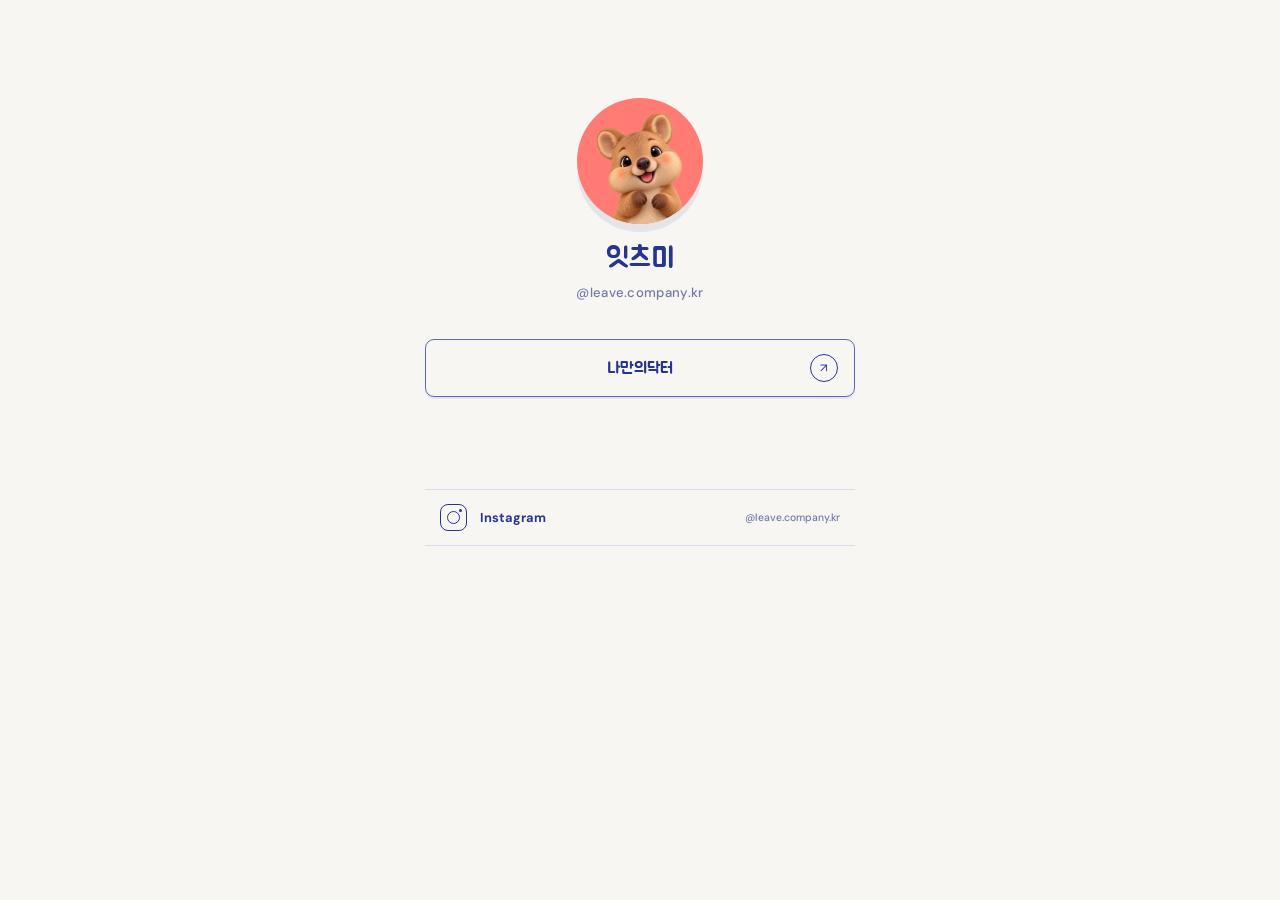
<file: index.html>
<!doctype html>
<html lang="ko">
  <head>
    <meta charset="UTF-8" />
    <meta name="viewport" content="width=device-width, initial-scale=1.0" />
    <meta name="theme-color" content="#f4efe7" />
    <meta name="description" content="마운자로 기록 계정 @leave.company.kr 잇츠미" />
    <meta property="og:title" content="잇츠미 | @leave.company.kr" />
    <meta property="og:description" content="마운자로와 함께하는 잇츠미의 기록" />
    <meta property="og:type" content="website" />
    <meta property="og:image" content="https://itsme-kk-kk.github.io/itsmelink/og.png" />
    <meta name="twitter:card" content="summary_large_image" />
    <meta name="twitter:title" content="잇츠미 | @leave.company.kr" />
    <meta name="twitter:description" content="마운자로와 함께하는 잇츠미의 기록" />
    <meta name="twitter:image" content="https://itsme-kk-kk.github.io/itsmelink/og.png" />
    <title>잇츠미 | @leave.company.kr</title>
    <link rel="preconnect" href="https://fonts.googleapis.com" />
    <link rel="preconnect" href="https://fonts.gstatic.com" crossorigin />
    <link href="https://fonts.googleapis.com/css2?family=DM+Sans:wght@400;500;600;700&family=Jua&family=Noto+Sans+KR:wght@400;500;600;700&display=swap" rel="stylesheet" />
    <link rel="stylesheet" href="./styles.css" />
  </head>
  <body>
    <main class="page-shell">
      <section class="profile" aria-labelledby="profile-name">
        <div class="profile-image-wrap">
          <img class="profile-image" src="./quokka-profile.png" alt="웃고 있는 귀여운 쿼카 캐릭터" />
        </div>
        <h1 class="cute-name" id="profile-name">잇츠미</h1>
        <p class="account-id">@leave.company.kr</p>
      </section>

      <section class="links" aria-label="주요 링크">
        <a class="link-card featured" href="./doctor.html">
          <span class="card-copy"><strong>나만의닥터</strong></span>
          <span class="card-arrow" aria-hidden="true">↗</span>
        </a>
      </section>

      <a class="instagram-link" href="https://www.instagram.com/leave.company.kr/" target="_blank" rel="noreferrer" aria-label="잇츠미 인스타그램 계정으로 이동">
        <span class="instagram-icon" aria-hidden="true"></span>
        <span>Instagram</span>
        <small>@leave.company.kr</small>
      </a>
    </main>
  </body>
</html>
</file>
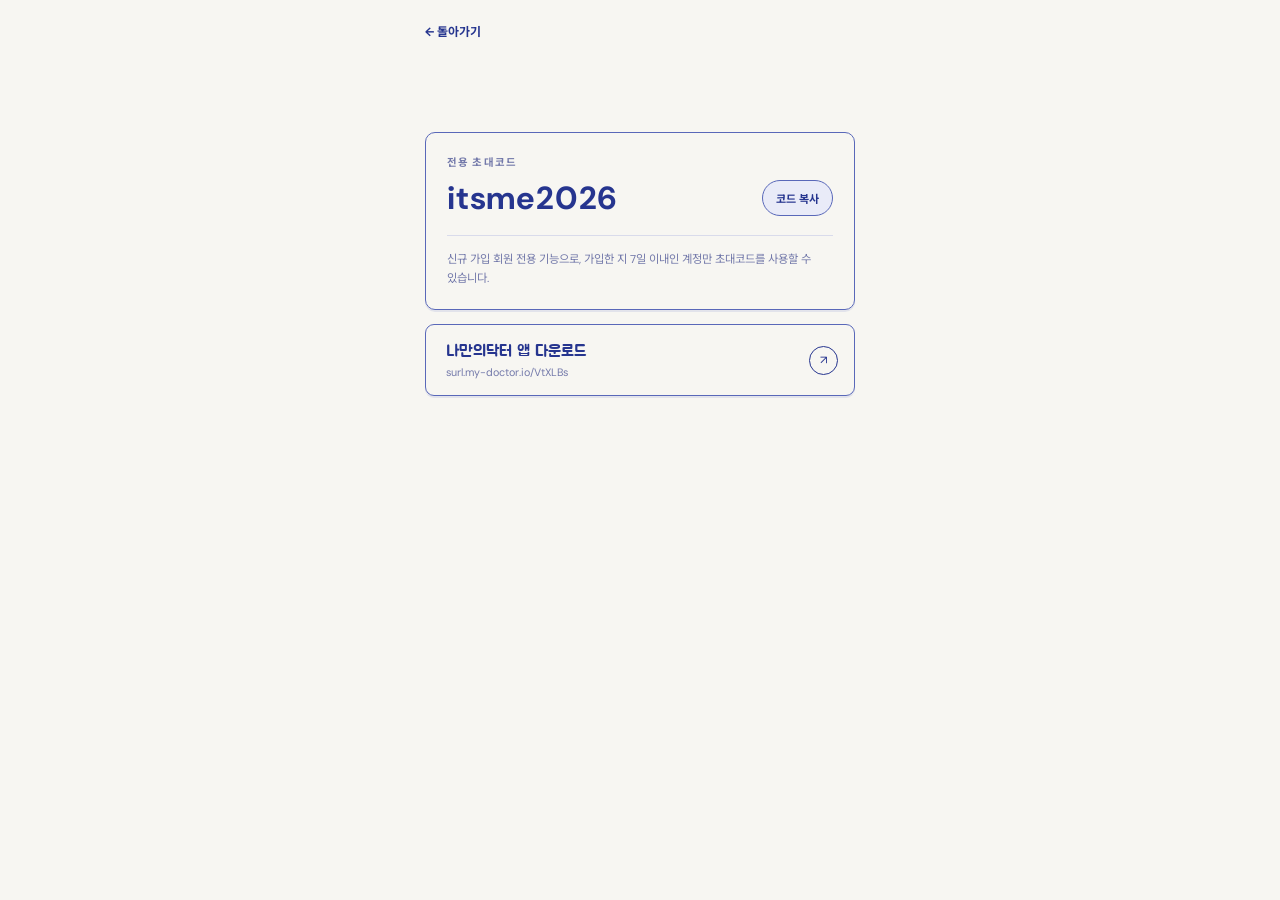
<file: doctor.html>
<!doctype html>
<html lang="ko">
  <head>
    <meta charset="UTF-8" />
    <meta name="viewport" content="width=device-width, initial-scale=1.0" />
    <meta name="theme-color" content="#f4efe7" />
    <meta name="description" content="잇츠미의 나만의닥터 초대코드와 앱 다운로드 안내" />
    <meta property="og:title" content="잇츠미의 나만의닥터 초대" />
    <meta property="og:description" content="전용 초대코드 itsme2026" />
    <meta property="og:type" content="website" />
    <title>나만의닥터 초대 | 잇츠미</title>
    <link rel="preconnect" href="https://fonts.googleapis.com" />
    <link rel="preconnect" href="https://fonts.gstatic.com" crossorigin />
    <link href="https://fonts.googleapis.com/css2?family=DM+Sans:wght@400;500;600;700&family=Jua&family=Noto+Sans+KR:wght@400;500;600;700&display=swap" rel="stylesheet" />
    <link rel="stylesheet" href="./styles.css" />
  </head>
  <body>
    <main class="page-shell detail-shell">
      <header class="topbar">
        <a class="back-link" href="./index.html" aria-label="메인 페이지로 돌아가기">← 돌아가기</a>
      </header>

      <section class="detail-content minimal-detail" aria-label="나만의닥터 초대 정보">
        <div class="invite-card">
          <p class="invite-label">전용 초대코드</p>
          <div class="code-row">
            <strong class="invite-code" id="inviteCode">itsme2026</strong>
            <button class="copy-button" id="copyCode" type="button">코드 복사</button>
          </div>
          <p class="invite-note">신규 가입 회원 전용 기능으로, 가입한 지 7일 이내인 계정만 초대코드를 사용할 수 있습니다.</p>
        </div>

        <a class="download-link" href="https://surl.my-doctor.io/VtXLBs" target="_blank" rel="noreferrer">
          <span class="download-copy"><strong>나만의닥터 앱 다운로드</strong><small>surl.my-doctor.io/VtXLBs</small></span>
          <span class="download-arrow" aria-hidden="true">↗</span>
        </a>
      </section>
    </main>

    <div class="toast" id="toast" role="status" aria-live="polite">초대코드를 복사했어요!</div>
    <script src="./doctor.js"></script>
  </body>
</html>
</file>
<file: styles.css>
:root { color-scheme: light; --paper: #f7f6f2; --ink: #26358f; --text: #252a4a; --muted: #7379aa; --line: #5968b9; --accent: #ff7b73; --soft: #e9ebf8; }
* { box-sizing: border-box; }
html { scroll-behavior: smooth; }
body { margin: 0; min-width: 320px; min-height: 100vh; background: var(--paper); color: var(--text); font-family: "DM Sans", "Noto Sans KR", sans-serif; }
.page-shell { position: relative; width: min(100% - 28px, 430px); min-height: 100vh; margin: 0 auto; padding: 22px 0 28px; }
.topbar, footer { display: flex; align-items: center; justify-content: space-between; }
.tiny-mark { color: #a1a5c3; font-size: 0.6rem; font-weight: 700; letter-spacing: 0.16em; }
.wordmark { color: var(--ink); font-size: 0.72rem; font-weight: 700; letter-spacing: 0.15em; text-decoration: none; }
.wordmark span, footer span { color: var(--accent); }
.icon-button { display: grid; place-items: center; width: 36px; height: 36px; padding: 0; border: 1.5px solid var(--line); border-radius: 50%; background: transparent; color: var(--ink); font: 500 1rem inherit; cursor: pointer; transition: background 160ms ease, color 160ms ease, transform 160ms ease; }
.icon-button:hover { background: var(--ink); color: #fff; transform: rotate(8deg); }
.profile { padding: 76px 0 38px; text-align: center; }
.profile-image-wrap { display: grid; place-items: center; width: 126px; height: 126px; margin: 0 auto 20px; overflow: hidden; border-radius: 50%; background: var(--accent); box-shadow: 0 8px 0 rgba(38, 53, 143, 0.09); }
.profile-image { width: 116px; height: 116px; margin-top: 12px; object-fit: contain; }
.cute-name { margin: 0; color: var(--ink); font-family: "Jua", "Noto Sans KR", sans-serif; font-size: 1.72rem; font-weight: 400; line-height: 1.15; letter-spacing: 0.015em; }
.account-id { margin: 8px 0 0; color: var(--muted); font-family: "DM Sans", sans-serif; font-size: 0.82rem; font-weight: 500; letter-spacing: 0.025em; }
.links { display: grid; gap: 14px; }
.link-card { display: grid; grid-template-columns: 1fr 32px; align-items: center; min-height: 58px; padding: 10px 12px 10px 44px; border: 1.5px solid var(--line); border-radius: 9px; background: transparent; color: var(--ink); text-decoration: none; box-shadow: 0 2px 0 rgba(89, 104, 185, 0.13); transition: background 160ms ease, color 160ms ease, transform 160ms ease; }
.link-card:hover { background: var(--ink); color: #fff; transform: translateY(-2px); }
.card-copy { text-align: center; }
.card-copy strong { font-family: "Jua", "Noto Sans KR", sans-serif; font-size: 1.02rem; font-weight: 400; }
.card-arrow { display: grid; place-items: center; width: 28px; height: 28px; border: 1px solid currentColor; border-radius: 50%; font-size: 0.75rem; }
.instagram-link { display: grid; grid-template-columns: 30px 1fr auto; align-items: center; gap: 10px; margin-top: 92px; padding: 14px 15px; border-top: 1px solid #d9dbeb; border-bottom: 1px solid #d9dbeb; color: var(--ink); font-size: 0.8rem; font-weight: 700; text-decoration: none; transition: background 160ms ease, padding 160ms ease; }
.instagram-link:hover { background: var(--soft); padding-left: 18px; padding-right: 18px; }
.instagram-icon { position: relative; display: block; width: 27px; height: 27px; border: 1.8px solid currentColor; border-radius: 8px; }
.instagram-icon::before { content: ""; position: absolute; inset: 6px; border: 1.7px solid currentColor; border-radius: 50%; }
.instagram-icon::after { content: ""; position: absolute; top: 4px; right: 4px; width: 3px; height: 3px; border-radius: 50%; background: currentColor; }
.instagram-link small { color: var(--muted); font-size: 0.65rem; font-weight: 500; }
footer { margin-top: 108px; padding-top: 16px; border-top: 1px solid #d9dbeb; color: #969abb; font-size: 0.56rem; font-weight: 600; letter-spacing: 0.09em; }
.toast { position: fixed; left: 50%; bottom: 24px; z-index: 5; padding: 11px 17px; border-radius: 999px; background: var(--ink); color: #fff; font-size: 0.76rem; opacity: 0; transform: translate(-50%, 10px); transition: opacity 180ms ease, transform 180ms ease; pointer-events: none; }
.toast.show { opacity: 1; transform: translate(-50%, 0); }
.detail-shell { min-height: 100vh; }
.back-link { display: inline-flex; align-items: center; gap: 7px; color: var(--ink); font-size: 0.75rem; font-weight: 700; text-decoration: none; }
.detail-content { padding: 42px 0 14px; text-align: center; }
.minimal-detail { padding-top: 92px; }
.detail-quokka { width: 86px; height: 86px; margin: 0 auto 8px; object-fit: contain; }
.detail-kicker { margin: 0 0 11px; color: var(--muted); font-size: 0.61rem; font-weight: 700; letter-spacing: 0.15em; }
.detail-title { margin: 0; color: var(--ink); font-family: "Jua", "Noto Sans KR", sans-serif; font-size: clamp(1.75rem, 7vw, 2.4rem); font-weight: 400; line-height: 1.2; word-break: keep-all; }
.detail-intro { margin: 11px 0 28px; color: var(--muted); font-size: 0.83rem; line-height: 1.6; }
.invite-card { padding: 21px; border: 1.5px solid var(--line); border-radius: 10px; background: transparent; text-align: left; box-shadow: 0 2px 0 rgba(89, 104, 185, 0.13); }
.invite-label { margin: 0 0 8px; color: var(--muted); font-size: 0.65rem; font-weight: 700; letter-spacing: 0.11em; }
.code-row { display: flex; align-items: center; justify-content: space-between; gap: 16px; }
.invite-code { color: var(--ink); font-size: clamp(1.5rem, 7vw, 2rem); font-weight: 700; letter-spacing: 0.025em; }
.copy-button { flex: 0 0 auto; padding: 9px 13px; border: 1px solid var(--line); border-radius: 999px; background: var(--soft); color: var(--ink); font: 700 0.69rem "Noto Sans KR", sans-serif; cursor: pointer; }
.copy-button:hover { background: var(--ink); color: #fff; }
.invite-note { margin: 16px 0 0; padding-top: 15px; border-top: 1px solid #d9dbeb; color: var(--muted); font-size: 0.71rem; line-height: 1.65; word-break: keep-all; }
.download-link { display: flex; align-items: center; justify-content: space-between; margin-top: 14px; padding: 16px 16px 16px 20px; border: 1.5px solid var(--line); border-radius: 9px; background: transparent; color: var(--ink); text-align: left; text-decoration: none; box-shadow: 0 2px 0 rgba(89, 104, 185, 0.13); transition: background 160ms ease, color 160ms ease, transform 160ms ease; }
.download-link:hover { background: var(--ink); color: #fff; transform: translateY(-2px); }
.download-copy { display: grid; gap: 4px; }
.download-copy strong { font-family: "Jua", "Noto Sans KR", sans-serif; font-size: 0.98rem; font-weight: 400; }
.download-copy small { color: var(--muted); font-size: 0.67rem; }
.download-link:hover small { color: #cbd0f2; }
.download-arrow { display: grid; place-items: center; width: 29px; height: 29px; border: 1px solid currentColor; border-radius: 50%; font-size: 0.74rem; }
@media (max-width: 420px) { .page-shell { width: min(100% - 24px, 430px); padding-top: 16px; } .profile { padding-top: 36px; } footer { margin-top: 86px; } }
@media (prefers-reduced-motion: reduce) { *, *::before, *::after { scroll-behavior: auto !important; transition-duration: 0.01ms !important; } }
</file>
